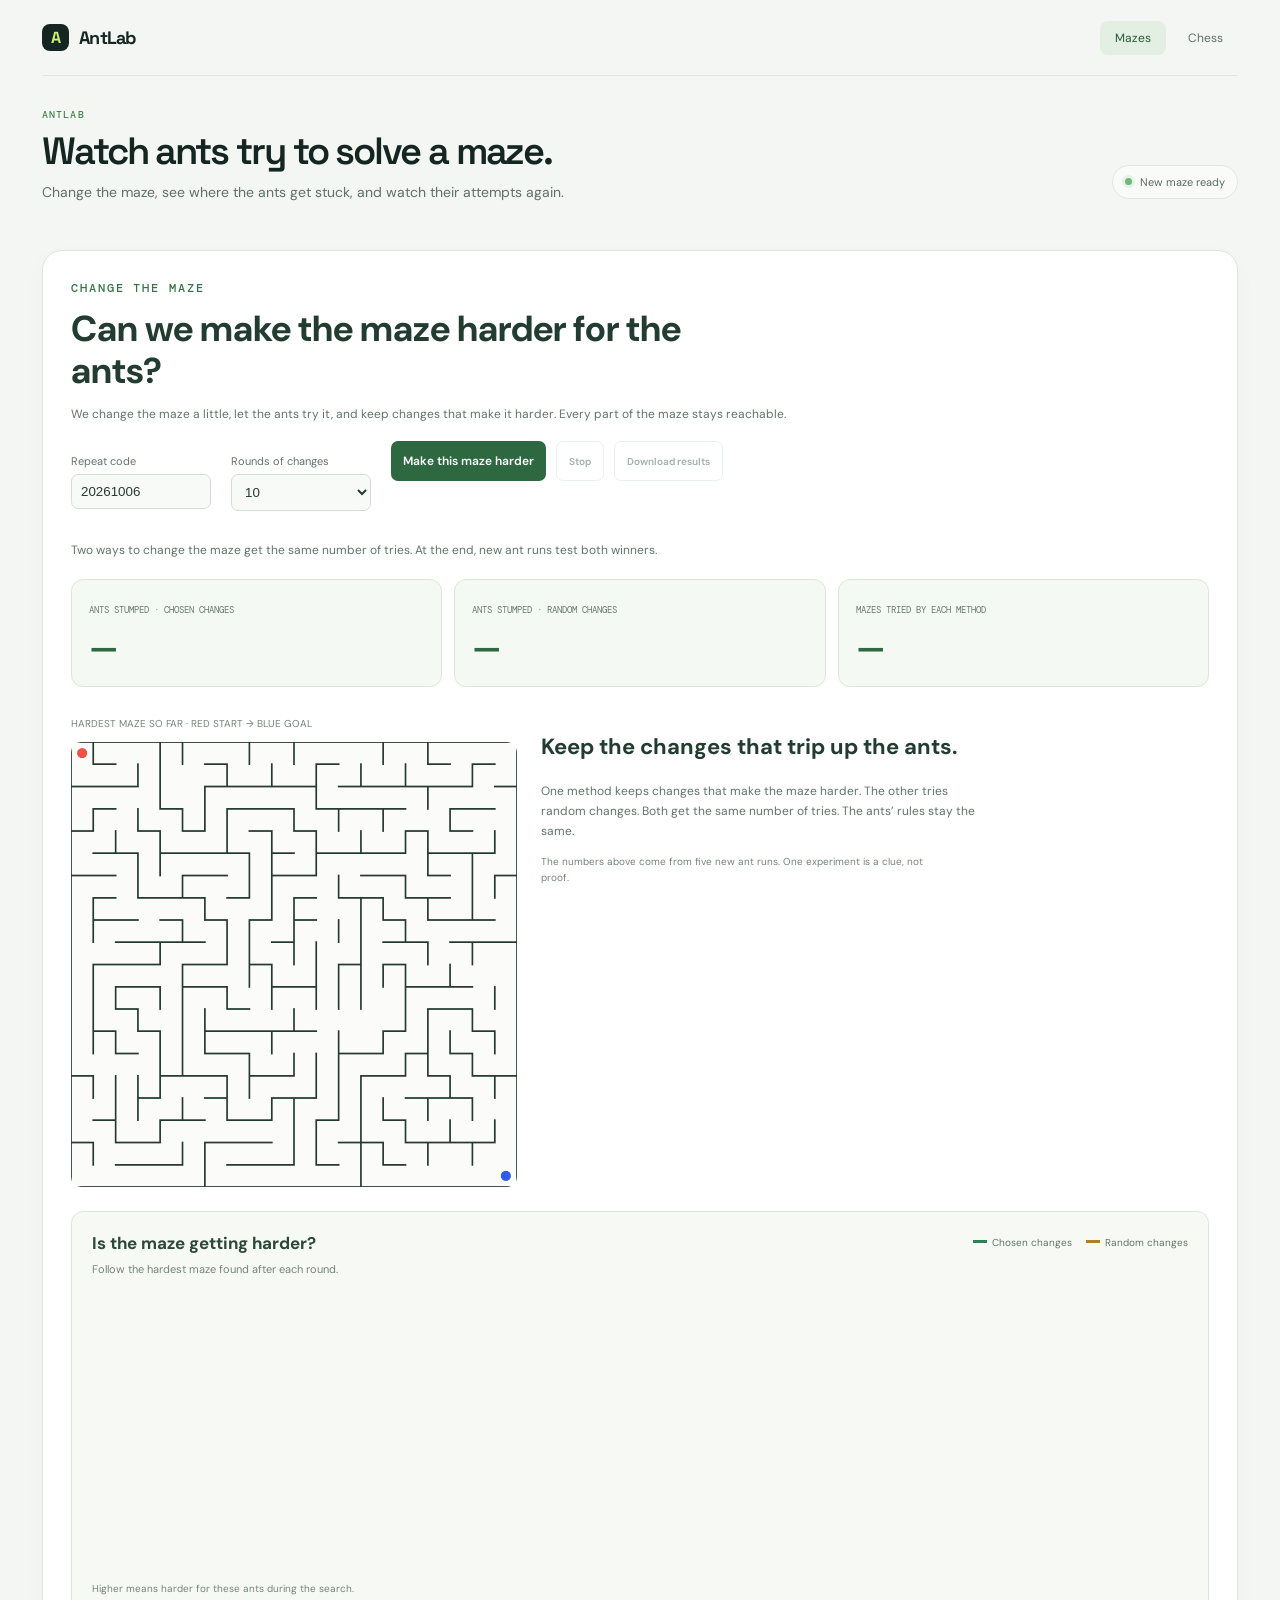
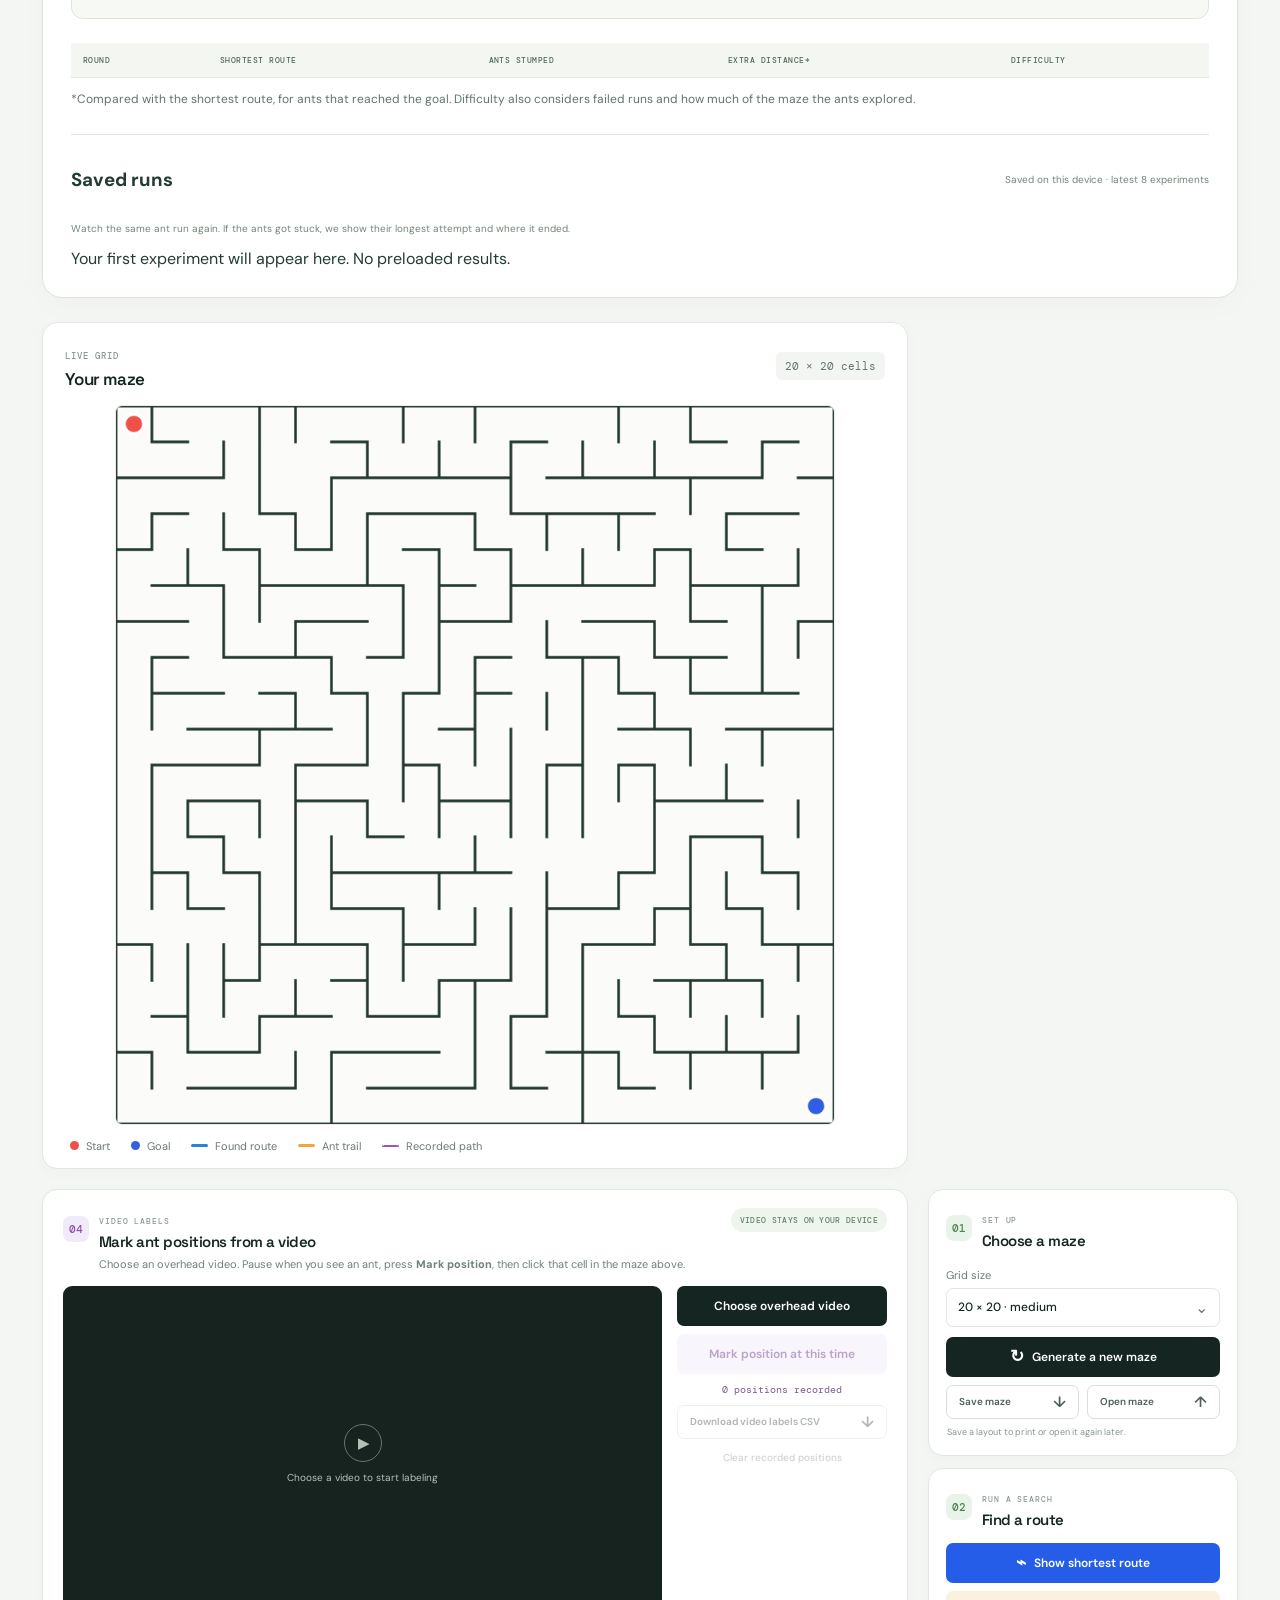
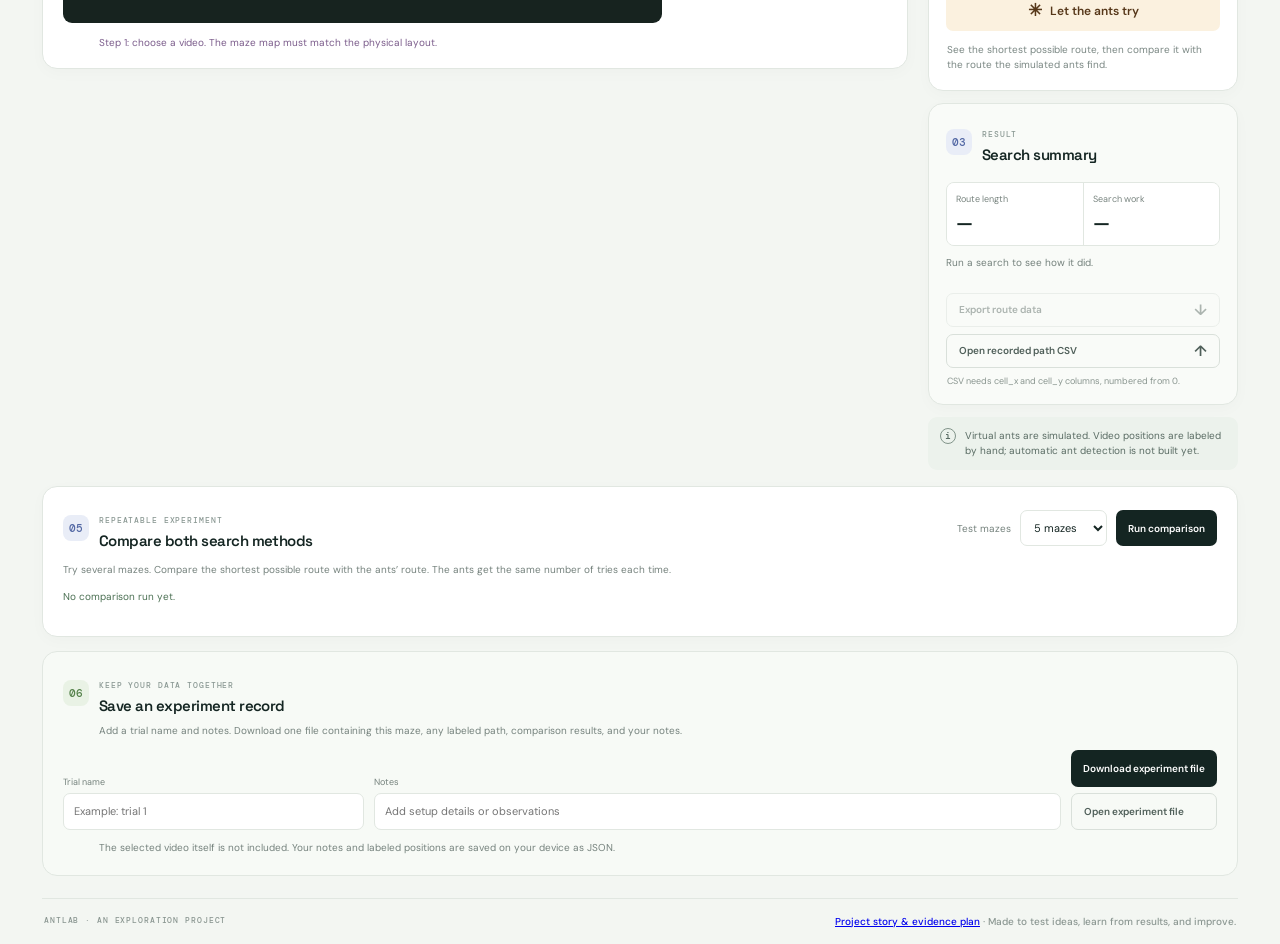
<file: index.html>
<!doctype html>
<html lang="en">
<head>
  <meta charset="utf-8">
  <meta name="viewport" content="width=device-width, initial-scale=1">
  <meta name="theme-color" content="#f3f6f2">
  <title>AntLab — Maze experiments</title>
  <link rel="stylesheet" href="style.css">
</head>
<body>
  <main class="app-shell">
    <header class="topbar">
      <a class="brand" href="#" aria-label="AntLab home"><span class="brand-mark">A</span><span>AntLab</span></a>
      <nav class="lab-nav"><a href="index.html" aria-current="page">Mazes</a><a href="chess.html">Chess</a></nav>
    </header>

    <section class="intro">
      <div>
        <p class="eyebrow">ANTLAB</p>
        <h1>Watch ants try to solve a maze.</h1>
        <p class="lede">Change the maze, see where the ants get stuck, and watch their attempts again.</p>
      </div>
      <div class="status-pill"><span class="status-dot"></span><span id="statusText">Ready to explore</span></div>
    </section>

    <section class="workspace" aria-label="Maze workspace">
      <div class="board-card">
        <div class="board-heading">
          <div><span class="panel-kicker">LIVE GRID</span><h2>Your maze</h2></div>
          <span class="grid-label" id="gridLabel">20 × 20 cells</span>
        </div>
        <div class="canvas-wrap">
          <canvas id="mazeCanvas" width="900" height="900" aria-label="Generated maze with start, goal, and route"></canvas>
        </div>
        <div class="legend">
          <span><i class="legend-dot start"></i>Start</span>
          <span><i class="legend-dot goal"></i>Goal</span>
          <span><i class="legend-line route"></i>Found route</span>
          <span><i class="legend-line trail"></i>Ant trail</span>
          <span><i class="legend-line recorded"></i>Recorded path</span>
        </div>
      </div>

      <section class="camera-card" aria-label="Record positions from video">
        <div class="camera-header">
          <div class="card-title"><span class="step-number camera-step">04</span><div><span class="panel-kicker">VIDEO LABELS</span><h2>Mark ant positions from a video</h2></div></div>
          <span class="local-badge">VIDEO STAYS ON YOUR DEVICE</span>
        </div>
        <p class="camera-intro">Choose an overhead video. Pause when you see an ant, press <b>Mark position</b>, then click that cell in the maze above.</p>
        <div class="camera-layout">
          <div class="video-frame">
            <video id="cameraVideo" controls playsinline hidden></video>
            <div id="videoPlaceholder" class="video-placeholder"><span>▶</span><p>Choose a video to start labeling</p></div>
          </div>
          <div class="camera-actions">
            <input id="videoInput" type="file" accept="video/*" hidden>
            <button class="button button-dark full" id="chooseVideoButton">Choose overhead video</button>
            <button class="button button-purple full" id="markPositionButton" disabled>Mark position at this time</button>
            <div class="track-count" id="trackCount">0 positions recorded</div>
            <button class="button button-outline full" id="downloadTrackButton" disabled>Download video labels CSV <span>↓</span></button>
            <button class="text-button" id="clearTrackButton" disabled>Clear recorded positions</button>
          </div>
        </div>
        <p class="camera-status" id="cameraStatus" aria-live="polite">Step 1: choose a video. The maze map must match the physical layout.</p>
      </section>

      <aside class="side-column">
        <section class="control-card">
          <div class="card-title"><span class="step-number">01</span><div><span class="panel-kicker">SET UP</span><h2>Choose a maze</h2></div></div>
          <label class="field-label" for="mazeSize">Grid size</label>
          <div class="select-wrap"><select id="mazeSize"><option value="12">12 × 12 · small</option><option value="20" selected>20 × 20 · medium</option><option value="28">28 × 28 · large</option><option value="36">36 × 36 · extra large</option></select><span aria-hidden="true">⌄</span></div>
          <button class="button button-dark full" id="newMazeButton"><span class="button-icon">↻</span>Generate a new maze</button>
          <div class="file-actions">
            <button class="button button-outline file-button" id="saveMazeButton">Save maze <span>↓</span></button>
            <button class="button button-outline file-button" id="loadMazeButton">Open maze <span>↑</span></button>
          </div>
          <input id="mazeFileInput" type="file" accept=".json,application/json" hidden>
          <p class="file-hint">Save a layout to print or open it again later.</p>
        </section>

        <section class="control-card solve-card">
          <div class="card-title"><span class="step-number">02</span><div><span class="panel-kicker">RUN A SEARCH</span><h2>Find a route</h2></div></div>
          <button class="button button-blue full" id="astarButton"><span class="button-icon">⌁</span>Show shortest route</button>
          <button class="button button-cream full" id="antsButton"><span class="button-icon">✳</span>Let the ants try</button>
          <p class="helper">See the shortest possible route, then compare it with the route the simulated ants find.</p>
        </section>

        <section class="result-card" aria-live="polite">
          <div class="card-title"><span class="step-number result-step">03</span><div><span class="panel-kicker">RESULT</span><h2>Search summary</h2></div></div>
          <div class="result-grid">
            <div class="result-cell"><span>Route length</span><strong id="routeLength">—</strong></div>
            <div class="result-cell"><span>Search work</span><strong id="searchWork">—</strong></div>
          </div>
          <p class="result-note" id="resultNote">Run a search to see how it did.</p>
          <button class="button button-outline full" id="exportButton" disabled>Export route data <span>↓</span></button>
          <button class="button button-outline full track-button" id="importTrackButton">Open recorded path CSV <span>↑</span></button>
          <input id="trackFileInput" type="file" accept=".csv,text/csv" hidden>
          <p class="file-hint">CSV needs cell_x and cell_y columns, numbered from 0.</p>
        </section>

        <div class="scope-note"><span class="info-icon">i</span><p>Virtual ants are simulated. Video positions are labeled by hand; automatic ant detection is not built yet.</p></div>
      </aside>
    </section>

    <section class="benchmark-card" aria-label="Compare search methods on repeatable mazes">
      <div class="benchmark-heading">
        <div class="card-title"><span class="step-number benchmark-step">05</span><div><span class="panel-kicker">REPEATABLE EXPERIMENT</span><h2>Compare both search methods</h2></div></div>
        <div class="benchmark-controls">
          <label for="benchmarkCount">Test mazes</label>
          <select id="benchmarkCount"><option value="3">3 mazes</option><option value="5" selected>5 mazes</option><option value="10">10 mazes</option></select>
          <button class="button button-dark" id="benchmarkButton">Run comparison</button>
        </div>
      </div>
      <p class="benchmark-intro">Try several mazes. Compare the shortest possible route with the ants’ route. The ants get the same number of tries each time.</p>
      <p id="benchmarkStatus" class="benchmark-status" aria-live="polite">No comparison run yet.</p>
      <div id="benchmarkResults" hidden>
        <div class="benchmark-summary">
          <div><span>Average shortest route</span><strong id="benchmarkAstarAverage">—</strong></div>
          <div><span>Virtual ants average</span><strong id="benchmarkAntAverage">—</strong></div>
          <div><span>Virtual ants reached goal</span><strong id="benchmarkSuccess">—</strong></div>
        </div>
        <div class="table-wrap"><table><thead><tr><th>Maze code</th><th>Shortest route</th><th>Ant steps</th><th>Extra steps</th></tr></thead><tbody id="benchmarkRows"></tbody></table></div>
        <button class="button button-outline benchmark-export" id="benchmarkExportButton">Download comparison CSV <span>↓</span></button>
      </div>
    </section>

    <section class="experiment-card" aria-label="Save experiment record">
      <div class="card-title"><span class="step-number record-step">06</span><div><span class="panel-kicker">KEEP YOUR DATA TOGETHER</span><h2>Save an experiment record</h2></div></div>
      <p class="experiment-intro">Add a trial name and notes. Download one file containing this maze, any labeled path, comparison results, and your notes.</p>
      <div class="experiment-fields">
        <label>Trial name<input id="trialName" type="text" maxlength="80" placeholder="Example: trial 1"></label>
        <label>Notes<input id="trialNotes" type="text" maxlength="500" placeholder="Add setup details or observations"></label>
        <div class="experiment-file-actions">
          <button class="button button-dark" id="saveExperimentButton">Download experiment file</button>
          <button class="button button-outline" id="openExperimentButton">Open experiment file</button>
          <input id="experimentFileInput" type="file" accept=".json,application/json" hidden>
        </div>
      </div>
      <p class="experiment-note">The selected video itself is not included. Your notes and labeled positions are saved on your device as JSON.</p>
    </section>

    <footer><span>ANTLAB · AN EXPLORATION PROJECT</span><span><a href="project.html">Project story &amp; evidence plan</a> · Made to test ideas, learn from results, and improve.</span></footer>
  </main>
  <script src="app.js"></script>
</body>
</html>
</file>
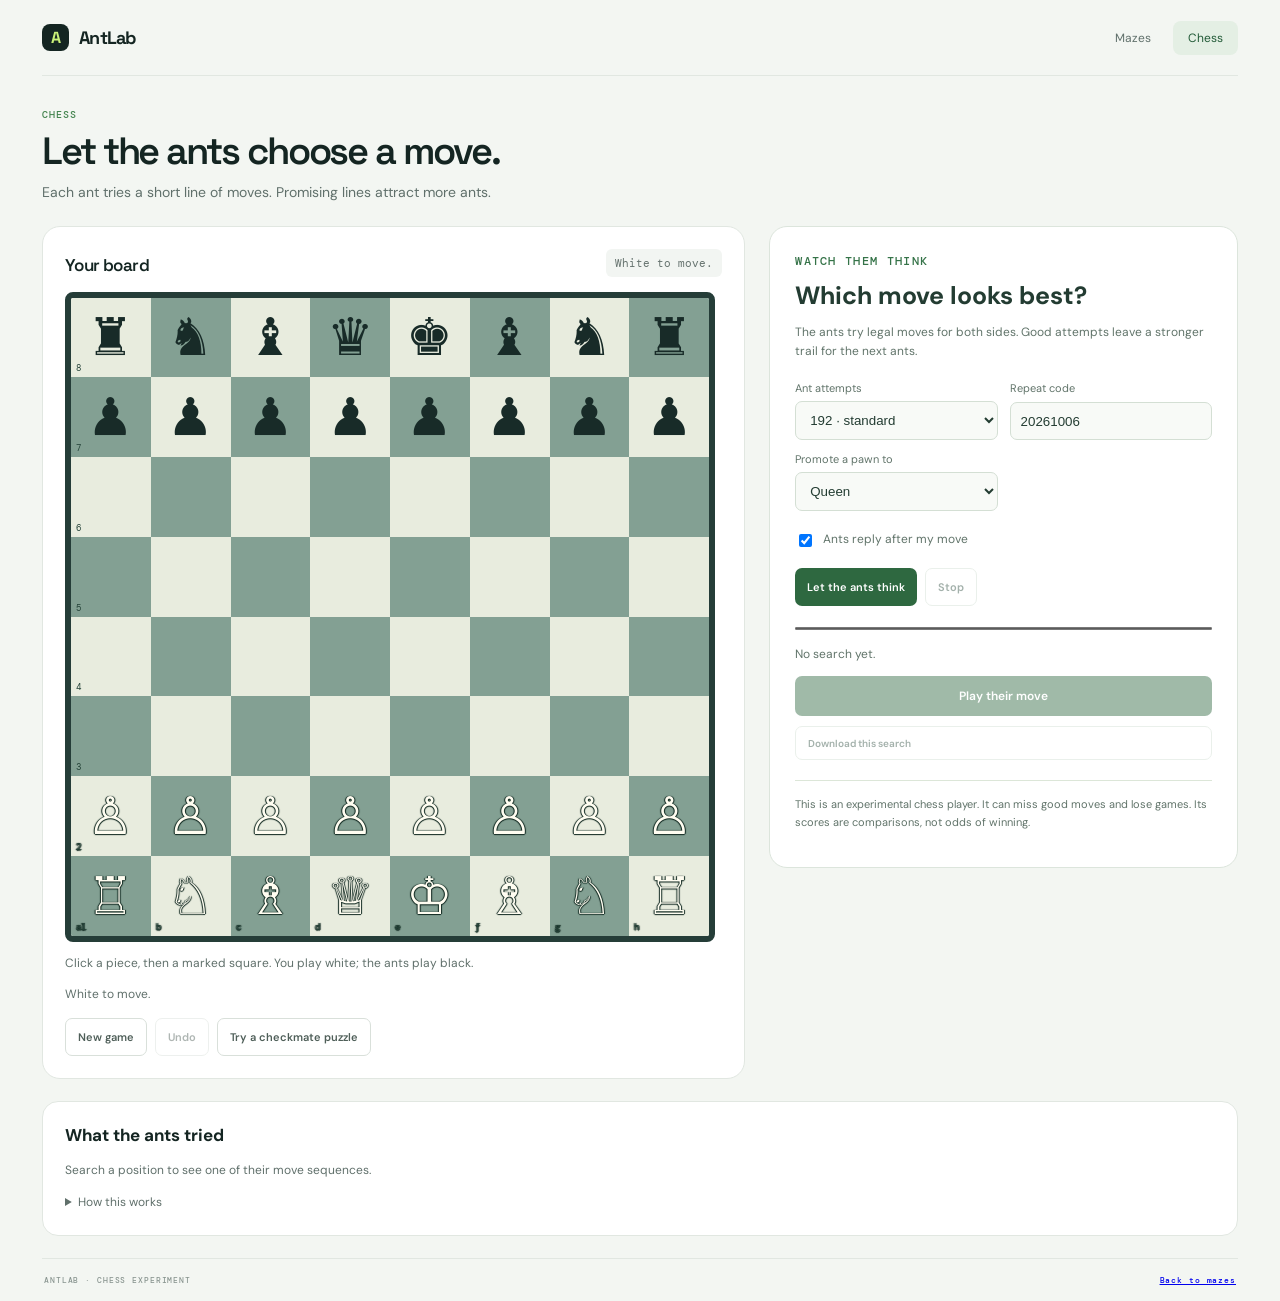
<file: chess.html>
<!doctype html><html lang="en"><head><meta charset="utf-8"><meta name="viewport" content="width=device-width,initial-scale=1"><title>AntLab — Chess</title><link rel="stylesheet" href="style.css"><link rel="stylesheet" href="chess.css"></head><body>
<main class="app-shell"><header class="topbar"><a class="brand" href="index.html"><span class="brand-mark">A</span>AntLab</a><nav class="lab-nav"><a href="index.html">Mazes</a><a href="chess.html" aria-current="page">Chess</a></nav></header>
<section class="intro"><div><p class="eyebrow">CHESS</p><h1>Let the ants choose a move.</h1><p class="lede">Each ant tries a short line of moves. Promising lines attract more ants.</p></div></section>
<section class="chess-layout"><div class="chess-board-panel"><div class="board-heading"><h2>Your board</h2><span id="turnLabel" class="grid-label">White to move</span></div><div id="chessBoard" class="chess-board" aria-label="Chess board"></div><p class="board-help">Click a piece, then a marked square. You play white; the ants play black.</p><p id="chessStatus" role="status">Choose a white piece to begin, or let the ants try a move.</p><div class="chess-actions"><button id="newGame" class="button button-outline">New game</button><button id="undoMove" class="button button-outline">Undo</button><button id="loadPuzzle" class="button button-outline">Try a checkmate puzzle</button></div></div>
<aside class="chess-search"><p class="eyebrow">WATCH THEM THINK</p><h2>Which move looks best?</h2><p>The ants try legal moves for both sides. Good attempts leave a stronger trail for the next ants.</p><div class="search-fields"><label for="antCount">Ant attempts<select id="antCount"><option value="96">96 · quick</option><option value="192" selected>192 · standard</option><option value="384">384 · more time</option></select></label><label for="chessSeed">Repeat code<input id="chessSeed" type="number" min="0" max="4294967295" value="20261006"></label><label for="promotionPiece">Promote a pawn to<select id="promotionPiece"><option value="q">Queen</option><option value="r">Rook</option><option value="b">Bishop</option><option value="n">Knight</option></select></label></div><label class="reply-toggle"><input id="autoReply" type="checkbox" checked> Ants reply after my move</label><div class="chess-actions"><button id="thinkButton" class="button button-dark">Let the ants think</button><button id="stopThinking" class="button button-outline" disabled>Stop</button></div><progress id="searchProgress" value="0" max="192" aria-label="Ant search progress"></progress><p id="searchStatus" role="status">No search yet.</p><div id="moveRanking" class="move-ranking"></div><button id="playBest" class="button button-dark full" disabled>Play their move</button><button id="downloadChess" class="button button-outline full" disabled>Download this search</button><p class="chess-honesty">This is an experimental chess player. It can miss good moves and lose games. Its scores are comparisons, not odds of winning.</p></aside></section>
<section class="chess-notes"><h2>What the ants tried</h2><p id="searchLine">Search a position to see one of their move sequences.</p><details><summary>How this works</summary><p>Ants explore a small part of the game, with stronger trails on promising moves. Both players make replies during the search. A separate check catches immediate checkmates. This is a small search experiment, not a complete solution to chess.</p><p>Chess rules are handled by the open-source <a href="https://github.com/jhlywa/chess.js">chess.js</a> library. The move-search algorithm is in this project’s source.</p></details></section>
<footer><span>ANTLAB · CHESS EXPERIMENT</span><a href="index.html">Back to mazes</a></footer></main><script type="module" src="chess-ui.mjs"></script></body></html>
</file>
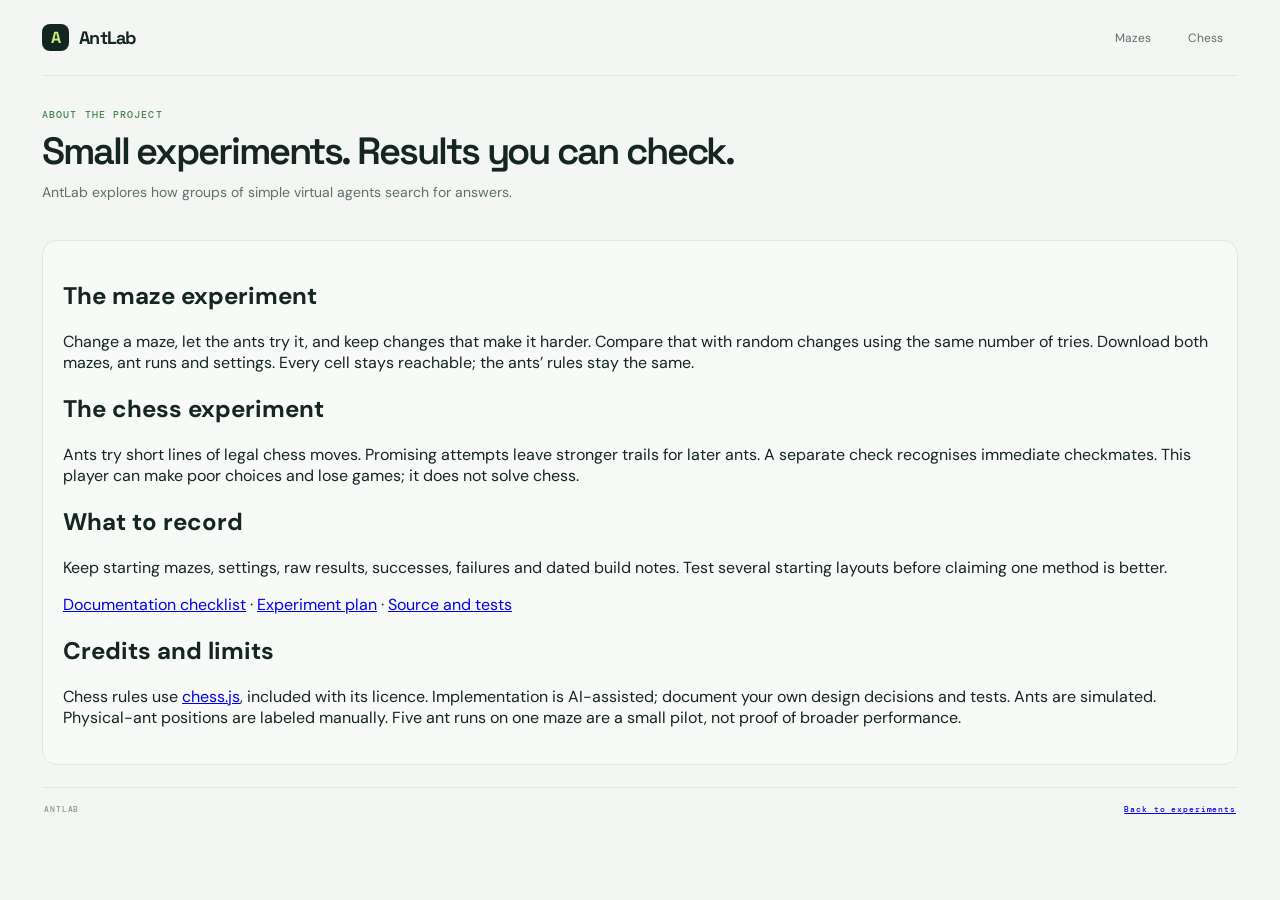
<file: project.html>
<!doctype html><html lang="en"><head><meta charset="utf-8"><meta name="viewport" content="width=device-width,initial-scale=1"><title>AntLab — About</title><link rel="stylesheet" href="style.css"></head><body><main class="app-shell"><header class="topbar"><a class="brand" href="index.html"><span class="brand-mark">A</span>AntLab</a><nav class="lab-nav"><a href="index.html">Mazes</a><a href="chess.html">Chess</a></nav></header><section class="intro"><div><p class="eyebrow">ABOUT THE PROJECT</p><h1>Small experiments. Results you can check.</h1><p class="lede">AntLab explores how groups of simple virtual agents search for answers.</p></div></section><section class="experiment-card"><h2>The maze experiment</h2><p>Change a maze, let the ants try it, and keep changes that make it harder. Compare that with random changes using the same number of tries. Download both mazes, ant runs and settings. Every cell stays reachable; the ants’ rules stay the same.</p><h2>The chess experiment</h2><p>Ants try short lines of legal chess moves. Promising attempts leave stronger trails for later ants. A separate check recognises immediate checkmates. This player can make poor choices and lose games; it does not solve chess.</p><h2>What to record</h2><p>Keep starting mazes, settings, raw results, successes, failures and dated build notes. Test several starting layouts before claiming one method is better.</p><p><a href="DOCUMENTATION.md">Documentation checklist</a> · <a href="EXPERIMENT-PROTOCOL.md">Experiment plan</a> · <a href="https://github.com/sarvleenwalia/AntLab">Source and tests</a></p><h2>Credits and limits</h2><p>Chess rules use <a href="https://github.com/jhlywa/chess.js">chess.js</a>, included with its licence. Implementation is AI-assisted; document your own design decisions and tests. Ants are simulated. Physical-ant positions are labeled manually. Five ant runs on one maze are a small pilot, not proof of broader performance.</p></section><footer><span>ANTLAB</span><a href="index.html">Back to experiments</a></footer></main></body></html>
</file>
<file: style.css>
@import url('https://fonts.googleapis.com/css2?family=DM+Mono:wght@400;500&family=DM+Sans:wght@400;500;600;700&family=Space+Grotesk:wght@500;600;700&display=swap');
:root{--ink:#142522;--muted:#697874;--line:#e1e7e1;--paper:#f3f6f2;--white:#fff;--blue:#255de8;--blue-dark:#1b49bd;--mint:#d9f2df;--gold:#f0a63a;--mono:'DM Mono',monospace;--sans:'DM Sans',sans-serif;--display:'Space Grotesk',sans-serif}
*{box-sizing:border-box}body{margin:0;background:var(--paper);color:var(--ink);font-family:var(--sans);min-height:100vh}.app-shell{max-width:1420px;margin:0 auto;padding:0 42px}.topbar{height:76px;display:flex;align-items:center;justify-content:space-between;border-bottom:1px solid var(--line)}.brand{display:flex;align-items:center;gap:10px;text-decoration:none;color:var(--ink);font:700 18px var(--display);letter-spacing:-.04em}.brand-mark{width:27px;height:27px;border-radius:8px;background:var(--ink);color:#c9f178;display:grid;place-items:center;font:700 16px var(--display)}.version,.eyebrow,.panel-kicker,footer{font:500 10px var(--mono);letter-spacing:.11em;color:var(--muted)}.intro{display:flex;align-items:flex-end;justify-content:space-between;padding:32px 0 25px}.eyebrow{color:#43844f;margin:0 0 9px}.intro h1{font:600 clamp(26px,3vw,38px)/1.12 var(--display);letter-spacing:-.055em;margin:0}.lede{color:#60706b;font-size:14px;margin:10px 0 0}.status-pill{display:flex;align-items:center;gap:8px;border:1px solid var(--line);border-radius:30px;background:rgba(255,255,255,.6);padding:9px 12px;font-size:11px;color:#596a64;white-space:nowrap;margin-bottom:2px}.status-dot{width:7px;height:7px;background:#70b87c;border-radius:50%;box-shadow:0 0 0 3px #e3f4e5}.workspace{display:grid;grid-template-columns:minmax(0,1fr) 310px;gap:20px;align-items:start}.board-card,.control-card,.result-card{background:var(--white);border:1px solid var(--line);border-radius:15px;box-shadow:0 4px 16px rgba(24,48,38,.025)}.board-card{padding:20px 22px 15px}.board-heading{display:flex;align-items:center;justify-content:space-between;margin-bottom:15px}.panel-kicker{font-size:9px;color:#8b9994}.board-heading h2,.card-title h2{font:600 17px var(--display);letter-spacing:-.035em;margin:4px 0 0}.grid-label{font:11px var(--mono);color:#66736f;background:#f2f5f2;padding:7px 9px;border-radius:6px}.canvas-wrap{width:min(100%,720px);aspect-ratio:1;margin:auto;background:#fcfdfb;border:1px solid #e8ede7;border-radius:7px;overflow:hidden}canvas{display:block;width:100%;height:100%}.legend{display:flex;align-items:center;gap:21px;padding:14px 5px 0;color:#6c7975;font-size:11px}.legend span{display:flex;align-items:center;gap:7px}.legend-dot{width:9px;height:9px;border-radius:50%}.start{background:#ef514a}.goal{background:#325ee4}.legend-line{width:17px;height:3px;border-radius:3px}.route{background:#2783dc}.trail{background:var(--gold)}.side-column{display:grid;gap:12px}.control-card,.result-card{padding:17px}.card-title{display:flex;gap:10px;align-items:center;margin-bottom:18px}.step-number{width:26px;height:26px;border-radius:8px;background:#e8f4e9;color:#538052;display:grid;place-items:center;font:500 11px var(--mono);flex:none}.card-title .panel-kicker{font-size:8px}.card-title h2{font-size:15px;margin-top:3px}.field-label{display:block;font-size:11px;color:#6d7a76;margin:0 0 6px}.select-wrap{height:39px;border:1px solid var(--line);border-radius:7px;display:flex;align-items:center;padding:0 11px;margin-bottom:10px;color:#6c7975}.select-wrap select{width:100%;appearance:none;border:0;background:transparent;color:var(--ink);font:500 12px var(--sans);outline:none}.select-wrap span{font-size:16px;pointer-events:none}.button{border:0;border-radius:7px;min-height:40px;padding:0 12px;display:flex;align-items:center;justify-content:center;gap:8px;font:600 12px var(--sans);cursor:pointer;transition:transform .15s,background .15s,box-shadow .15s}.button:hover:not(:disabled){transform:translateY(-1px);box-shadow:0 4px 12px rgba(20,37,34,.12)}.button:focus-visible,select:focus-visible{outline:3px solid #90aefb;outline-offset:2px}.button:disabled{opacity:.45;cursor:not-allowed}.full{width:100%}.button-dark{background:var(--ink);color:white}.button-dark:hover{background:#263c36}.button-blue{background:var(--blue);color:white}.button-blue:hover{background:var(--blue-dark)}.button-cream{background:#fbf1df;color:#563719;margin-top:8px}.button-cream:hover{background:#f6e4c4}.button-icon{font-size:17px;line-height:1}.button small{font:10px var(--mono);opacity:.66;margin-left:auto}.helper{font-size:10px;color:#7a8783;line-height:1.55;margin:11px 1px 0}.solve-card .card-title{margin-bottom:14px}.result-card{background:#f9fbf8}.result-step{background:#e9edf7;color:#5368a4}.result-grid{display:grid;grid-template-columns:1fr 1fr;border:1px solid var(--line);border-radius:8px;overflow:hidden}.result-cell{padding:10px 9px;background:white}.result-cell+ .result-cell{border-left:1px solid var(--line)}.result-cell span{display:block;font-size:9px;color:#78847f}.result-cell strong{display:block;font:600 19px var(--display);margin-top:5px;letter-spacing:-.03em}.result-note{min-height:29px;color:#74817c;font-size:10px;line-height:1.5;margin:9px 0}.button-outline{min-height:34px;background:transparent;border:1px solid #d9e0da;color:#4f5f59;font-size:10px;justify-content:space-between}.button-outline span{font-size:15px}.scope-note{display:flex;gap:9px;padding:11px 12px;background:#ecf2ec;border-radius:9px;color:#596b63}.info-icon{display:grid;place-items:center;flex:none;width:16px;height:16px;border-radius:50%;border:1px solid #82948a;font:500 10px var(--mono)}.scope-note p{margin:0;font-size:10px;line-height:1.55}footer{border-top:1px solid var(--line);display:flex;justify-content:space-between;padding:16px 2px;margin-top:22px;font-size:8px;color:#8a9691}footer span+span{font-family:var(--sans);letter-spacing:0;font-size:10px}
@media(max-width:850px){.app-shell{padding:0 20px}.workspace{grid-template-columns:minmax(0,1fr) 275px;gap:14px}.board-card{padding:15px}.intro{padding-top:25px}.legend{gap:12px;font-size:10px}}
@media(max-width:650px){.app-shell{padding:0 13px}.topbar{height:60px}.version{font-size:8px}.intro{display:block;padding:22px 0 16px}.intro h1{max-width:400px}.lede{font-size:12px;line-height:1.45}.status-pill{display:inline-flex;margin-top:14px}.workspace{grid-template-columns:1fr}.side-column{grid-template-columns:1fr 1fr}.result-card,.scope-note{grid-column:1/-1}.board-card{padding:13px}.legend{justify-content:center;flex-wrap:wrap;gap:10px 14px;padding-top:11px}.control-card{padding:14px}footer{gap:10px;line-height:1.5}footer span+span{text-align:right}}
.arena-panel{background:#12202e;color:#edf5f2;border:1px solid #304152;border-radius:20px;padding:28px!important;box-shadow:0 20px 50px #172b3214}.arena-panel h2{font-size:clamp(22px,3vw,36px);max-width:700px;line-height:1.15;margin:10px 0 14px}.arena-panel p{color:#b5c4ca;font-size:12px;line-height:1.65}.arena-panel .eyebrow{color:#7de8bd;letter-spacing:.16em}.arena-panel label{display:inline-flex;flex-direction:column;gap:6px;margin:10px 16px 18px 0;font-size:11px;color:#b5c4ca}.arena-panel input,.arena-panel select{background:#213244;color:white;border:1px solid #405267;border-radius:7px;padding:9px;width:140px}.arena-panel .button{display:inline-flex;margin:4px 6px 4px 0;min-height:40px}.arena-panel .button-dark{background:#7de8bd;color:#10291f}.arena-panel .button-outline{color:#d2e7e0;border-color:#516477;background:transparent}.arena-metrics{display:grid;grid-template-columns:repeat(3,1fr);gap:12px;margin:18px 0}.arena-metrics div{background:#1d2e3d;padding:17px;border-radius:12px;border:1px solid #344555}.arena-metrics span{font:9px var(--mono);color:#a7b8c3}.arena-metrics strong{display:block;font-size:32px;color:#7de8bd;margin-top:9px}.arena-live{display:grid;grid-template-columns:minmax(240px,.8fr) minmax(260px,1.2fr);gap:24px;margin:24px 0}.arena-live h3{font-size:22px;line-height:1.25}.arena-live canvas{width:100%;display:block;border-radius:10px}#arenaMaze{margin-top:10px;aspect-ratio:1;background:#fbfcfa}.arena-panel td,.arena-panel th{color:#c9d7dd;border-bottom:1px solid #344555;padding:12px}.arena-panel th{background:#1d2e3d}.arena-caption,.hall-heading span{font-size:10px!important;color:#94acb9!important}.hall-heading{display:flex;justify-content:space-between;align-items:center;margin-top:24px;border-top:1px solid #344555;padding-top:14px}.failure-row{display:flex;justify-content:space-between;gap:12px;align-items:center;padding:10px 0;border-bottom:1px solid #344555;font:11px var(--mono)}@media(max-width:650px){.arena-panel{padding:18px!important}.arena-metrics{grid-template-columns:1fr}.arena-live{grid-template-columns:1fr}.hall-heading,.failure-row{align-items:flex-start;flex-direction:column}.arena-panel .button{width:100%;justify-content:center}}
.file-actions{display:grid;grid-template-columns:1fr 1fr;gap:8px;margin-top:8px}.file-button{min-height:34px}.file-hint{font-size:9px;color:#89958f;margin:7px 0 0 1px}
.track-button{margin-top:7px}.recorded{height:0;border-top:2px dashed #9b58b5}
.camera-card{grid-column:1/2;background:white;border:1px solid var(--line);border-radius:15px;padding:18px 20px;box-shadow:0 4px 16px rgba(24,48,38,.025)}.camera-header{display:flex;align-items:flex-start;justify-content:space-between;gap:12px}.camera-header .card-title{margin-bottom:5px}.camera-step{background:#f1eafa;color:#8b53a7}.camera-intro{font-size:11px;color:#70807a;line-height:1.55;margin:0 0 13px 36px}.camera-layout{display:grid;grid-template-columns:minmax(0,1fr) 210px;gap:15px;align-items:start}.video-frame{background:#17231f;border-radius:9px;overflow:hidden;aspect-ratio:16/9;display:grid;place-items:center;color:white}.video-frame video{width:100%;height:100%;object-fit:contain;background:#101613}.video-placeholder{text-align:center;color:#b3c2b7}.video-placeholder span{display:grid;place-items:center;border:1px solid #67756a;border-radius:50%;width:38px;height:38px;margin:auto;font-size:15px;padding-left:3px}.video-placeholder p{font-size:10px;margin:9px 0 0}.camera-actions{display:grid;gap:8px}.button-purple{background:#f1eafa;color:#683785}.button-purple:hover{background:#e6d6f3}.local-badge{white-space:nowrap;border-radius:30px;background:#edf5ed;color:#658268;font:500 8px var(--mono);letter-spacing:.04em;padding:7px 9px}.track-count{font:10px var(--mono);color:#7b5c8b;text-align:center;padding:1px 0}.text-button{border:0;background:transparent;color:#89938f;font:500 10px var(--sans);cursor:pointer;padding:4px}.text-button:hover:not(:disabled){color:#a24242}.text-button:disabled{opacity:.4;cursor:default}.camera-status{margin:12px 0 0 36px;font-size:10px;line-height:1.5;color:#7b5c8b}.recording-cell{cursor:crosshair}
@media(max-width:650px){.camera-card{grid-column:1;padding:14px}.camera-layout{grid-template-columns:1fr}.camera-actions{grid-template-columns:1fr 1fr}.track-count{grid-column:1/-1}.camera-header{display:block}.local-badge{display:inline-block;margin:2px 0 8px 36px}.camera-intro,.camera-status{margin-left:36px}}
.benchmark-card{margin-top:16px;padding:20px;background:white;border:1px solid var(--line);border-radius:15px;box-shadow:0 4px 16px rgba(24,48,38,.025)}.benchmark-heading{display:flex;justify-content:space-between;align-items:center;gap:16px}.benchmark-heading .card-title{margin:0}.benchmark-step{background:#e9edf7;color:#5368a4}.benchmark-controls{display:flex;align-items:center;gap:9px}.benchmark-controls label{font-size:10px;color:#75827d}.benchmark-controls select{height:36px;border:1px solid var(--line);border-radius:7px;background:white;padding:0 9px;color:var(--ink);font:11px var(--sans)}.benchmark-controls .button{min-height:36px;font-size:10px}.benchmark-intro,.benchmark-status{font-size:10px;line-height:1.5;color:#75827d;margin:12px 0}.benchmark-status{color:#4b7053}.benchmark-summary{display:grid;grid-template-columns:repeat(3,1fr);gap:10px;margin:15px 0}.benchmark-summary div{border:1px solid var(--line);background:#f9fbf8;padding:12px;border-radius:8px}.benchmark-summary span{display:block;font-size:9px;color:#74817c}.benchmark-summary strong{display:block;font:600 18px var(--display);margin-top:5px}.table-wrap{overflow:auto}table{width:100%;border-collapse:collapse;font-size:10px;text-align:left}th{font:500 8px var(--mono);letter-spacing:.06em;text-transform:uppercase;color:#83908b;background:#f5f7f4}td,th{padding:9px 11px;border-bottom:1px solid #e9ede8}td{color:#4e5e58;font-variant-numeric:tabular-nums}.benchmark-export{margin:12px 0 0 auto;width:220px}
@media(max-width:650px){.benchmark-card{padding:14px}.benchmark-heading{display:block}.benchmark-controls{margin-top:14px;display:grid;grid-template-columns:1fr 1fr}.benchmark-controls label{grid-column:1/-1}.benchmark-controls .button{grid-column:1/-1}.benchmark-summary{grid-template-columns:1fr}.benchmark-export{width:100%}}
.experiment-card{margin-top:14px;padding:20px;background:#f7faf6;border:1px solid var(--line);border-radius:15px}.experiment-card .card-title{margin-bottom:8px}.record-step{background:#e9f2e5;color:#55824b}.experiment-intro,.experiment-note{font-size:10px;line-height:1.5;color:#75827d;margin:0 0 12px 36px}.experiment-fields{display:grid;grid-template-columns:minmax(140px,.7fr) minmax(220px,1.6fr) auto;gap:10px;align-items:end}.experiment-fields label{display:grid;gap:5px;font-size:9px;color:#75827d}.experiment-fields input{height:37px;min-width:0;border:1px solid var(--line);border-radius:7px;background:white;padding:0 10px;color:var(--ink);font:11px var(--sans)}.experiment-fields .button{min-height:37px;font-size:10px}.experiment-file-actions{display:grid;grid-template-columns:1fr;gap:6px}.experiment-note{margin:10px 0 0 36px}@media(max-width:650px){.experiment-card{padding:14px}.experiment-fields{grid-template-columns:1fr}.experiment-fields .button{width:100%}.experiment-intro,.experiment-note{margin-left:36px}}
#evolutionChart{height:auto;aspect-ratio:5/1}#arenaMaze{height:auto;aspect-ratio:1}.arena-live>div{min-width:0}.intro{gap:24px}.status-pill{white-space:normal;max-width:330px}.arena-panel .arena-live p{max-width:55ch}
@media(max-width:900px){.arena-live{grid-template-columns:1fr}#arenaMaze{max-width:360px}.arena-live h3{margin-top:0}}
.progress-card{background:#1d2e3d;border:1px solid #344555;border-radius:12px;padding:20px;margin:0 0 24px}.progress-heading{display:flex;align-items:flex-start;justify-content:space-between;gap:16px}.progress-heading h3{font-size:17px;margin:0}.progress-heading p{font-size:11px;margin:6px 0 16px}.progress-key{display:flex;gap:14px;font-size:10px;white-space:nowrap;padding-top:4px}.progress-key span:before{content:"";display:inline-block;width:14px;height:3px;margin:0 5px 3px 0;background:#7de8bd}.progress-key .random-key:before{background:#f5bd73}#evolutionChart{height:auto;aspect-ratio:1000/260}.progress-card>.arena-caption{margin:2px 0 0}@media(max-width:650px){.progress-heading{display:block}.progress-key{margin-bottom:12px}.progress-card{padding:14px}}
/* Shared light theme for every experiment. */
.lab-nav{display:flex;gap:7px}.lab-nav a{font-size:12px;text-decoration:none;color:#60706b;padding:9px 15px;border-radius:8px}.lab-nav a[aria-current]{background:#e4efe4;color:#235b38}
.arena-panel{background:#fff;color:#233c32;border-color:#dce5dc;box-shadow:0 8px 28px #233c3206}.arena-panel p,.arena-panel label{color:#61746a}.arena-panel .eyebrow{color:#357348}.arena-panel input,.arena-panel select{background:#f8faf7;color:#233c32;border-color:#d4dfd4}.arena-panel .button-dark{background:#2e6840;color:#fff}.arena-panel .button-outline{background:#fff;color:#365447;border-color:#d2dfd3}.arena-metrics div{background:#f5f9f3;border-color:#dce6d8}.arena-metrics span{color:#697b70}.arena-metrics strong{color:#2e6840}.arena-panel td,.arena-panel th{color:#52685b;border-bottom-color:#e4ebe1}.arena-panel th{background:#f4f7f1}.arena-caption,.hall-heading span{color:#738578!important}.hall-heading,.failure-row{border-color:#e1e9dd}.progress-card{background:#f7faf4;border-color:#dce6d8}.progress-heading h3{color:#2d4839}.progress-key{color:#607566}.progress-key span:before{background:#2e8056}.progress-key .random-key:before{background:#b47d22}.progress-card p{color:#738578}
.chess-search{background:#fff;color:#233c32;border:1px solid #dce5dc}.chess-search p,.search-fields label,.reply-toggle{color:#61746a}.chess-search .eyebrow{color:#357348}.search-fields select,.search-fields input{background:#f8faf7;color:#233c32;border-color:#d4dfd4}.chess-search .button-dark{background:#2e6840;color:#fff}.chess-search .button-outline{background:#fff;color:#365447;border-color:#d2dfd3}.chess-search progress{accent-color:#2e6840}.move-bar{background:#e7eee4}.move-bar span{background:#2e8056}.move-row small{color:#738578}.chess-honesty{border-color:#dce6d8}.lab-nav a[aria-current]{background:#e4efe4;color:#235b38}
</file>
<file: chess.css>
.lab-nav{display:flex;gap:7px}.lab-nav a{font-size:12px;text-decoration:none;color:#60706b;padding:9px 15px;border-radius:8px}.lab-nav a[aria-current]{background:#12202e;color:#7de8bd}.chess-layout{display:grid;grid-template-columns:minmax(0,1.2fr) minmax(290px,.8fr);gap:24px;align-items:start}.chess-board-panel{background:white;border:1px solid var(--line);border-radius:18px;padding:22px}.chess-board{display:grid;grid-template-columns:repeat(8,1fr);aspect-ratio:1;max-width:650px;border:6px solid #253d38;border-radius:8px;overflow:hidden}.chess-square{border:0;border-radius:0;background:#e8ecde;display:grid;place-items:center;font-family:'Segoe UI Symbol','Arial Unicode MS',serif;font-size:clamp(24px,4.3vw,52px);padding:0;position:relative;cursor:pointer;aspect-ratio:1;color:#182b28}.chess-square.dark{background:#83a093}.chess-square.white-piece{color:#fffdf1;text-shadow:0 1px 1px #102820,1px 0 1px #102820,-1px 0 1px #102820}.chess-square.selected{box-shadow:inset 0 0 0 4px #ecc46c}.chess-square.possible:after{content:'';width:18%;height:18%;background:#213d38aa;border-radius:50%;position:absolute}.chess-square.last-move{background:#b7cb79}.chess-square .coordinate{position:absolute;left:5px;bottom:3px;font:9px var(--mono);color:#244238}.chess-square:focus-visible{outline:3px solid #e5a748;outline-offset:-4px;z-index:1}.board-help,#chessStatus{font-size:12px;line-height:1.6;color:#60706b}.chess-search{background:#12202e;color:#edf5f2;border-radius:18px;padding:25px}.chess-search h2{font-size:25px;line-height:1.2;margin:10px 0}.chess-search p{font-size:12px;line-height:1.6;color:#b5c4ca}.chess-search .eyebrow{color:#7de8bd}.search-fields{display:grid;grid-template-columns:1fr 1fr;gap:12px;margin:20px 0}.search-fields label{font-size:11px;display:grid;gap:6px;color:#b5c4ca}.search-fields select,.search-fields input{width:100%;min-width:0;background:#213244;color:white;padding:10px;border:1px solid #405267;border-radius:7px}.reply-toggle{font-size:12px;color:#b5c4ca;display:flex;gap:8px;margin-bottom:18px}.chess-actions{display:flex;gap:8px;flex-wrap:wrap;margin-top:14px}.chess-actions .button{font-size:11px;min-height:38px}.chess-search .button-dark{background:#7de8bd;color:#10291f}.chess-search .button-outline{background:transparent;color:#d2e7e0;border-color:#516477}.chess-search .full{margin:10px 0 0}.chess-search progress{width:100%;height:5px;margin-top:20px;accent-color:#7de8bd}.move-row{display:grid;grid-template-columns:45px 1fr 65px;gap:12px;align-items:center;margin:12px 0;font-size:12px}.move-bar{height:7px;background:#273b4c;border-radius:9px;overflow:hidden}.move-bar span{display:block;height:100%;background:#7de8bd}.move-row small{color:#a7bbc6;text-align:right;font-size:10px}.chess-honesty{border-top:1px solid #344555;margin-top:20px!important;padding-top:15px;font-size:11px!important}.chess-notes{background:white;border:1px solid var(--line);border-radius:16px;padding:22px;margin:22px 0}.chess-notes h2{font-size:17px;margin-top:0}.chess-notes p,.chess-notes summary{font-size:12px;line-height:1.7;color:#60706b}.chess-notes summary{cursor:pointer}@media(max-width:850px){.chess-layout{grid-template-columns:1fr}.chess-board{max-width:none}.chess-square{font-size:clamp(30px,8vw,58px)}.chess-search{padding:20px}.chess-board-panel{padding:14px}}
.chess-search{background:#fff;color:#233c32;border:1px solid #dce5dc}.chess-search p,.search-fields label,.reply-toggle{color:#61746a}.chess-search .eyebrow{color:#357348}.search-fields select,.search-fields input{background:#f8faf7;color:#233c32;border-color:#d4dfd4}.chess-search .button-dark{background:#2e6840;color:white}.chess-search .button-outline{background:white;color:#365447;border-color:#d2dfd3}.move-bar{background:#e7eee4}.move-bar span{background:#2e8056}.move-row small{color:#738578}.chess-honesty{border-color:#dce6d8}.lab-nav a[aria-current]{background:#e4efe4;color:#235b38}
</file>
